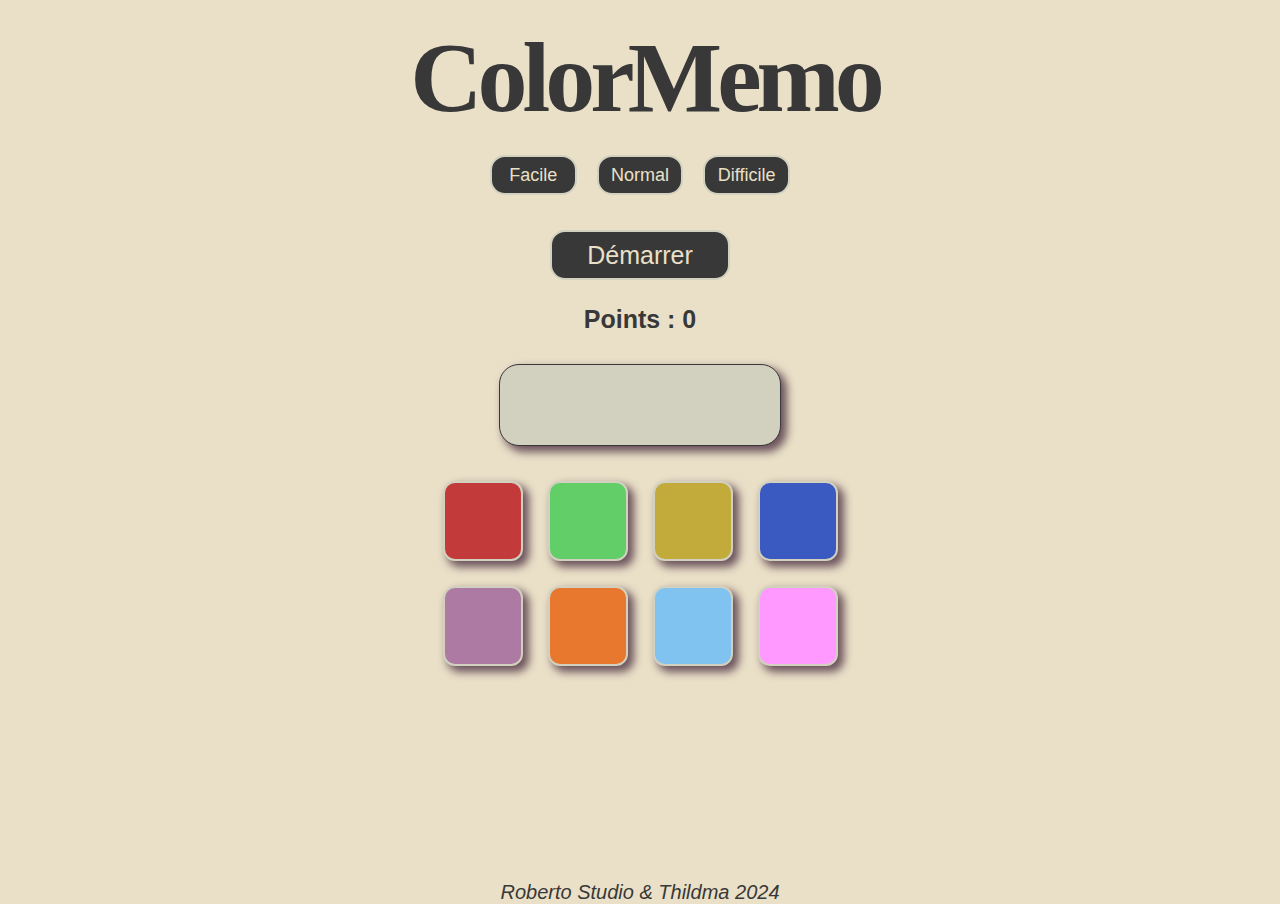
<file: src/projects/color-simon/index.html>
<!DOCTYPE html>
<html lang="fr">
  <head>
    <meta charset="UTF-8" />
    <meta name="viewport" content="width=device-width, initial-scale=1.0" />
    <script type="text/javascript" src="script.js" defer></script>
    <link rel="stylesheet" href="style.css" />
    <title>ColorMemo</title>
  </head>
  <body>
    <h1>
      <div id="color-memo">
        <span class="letter">C</span>
        <span class="letter">o</span>
        <span class="letter">l</span>
        <span class="letter">o</span>
        <span class="letter">r</span>
        <span class="letter">M</span>
        <span class="letter">e</span>
        <span class="letter">m</span>
        <span class="letter">o</span>
      </div>
    </h1>
    <div id="controls">
        <div id="difficulty">
          <button class="difficulty" onClick="modeEasy()">Facile</button>
          <button class="difficulty" onClick="modeNormal()">Normal</button>
          <button class="difficulty" onClick="modeHardOrDisplayAll()">Difficile</button>
        </div>
        <button id="startGameButton" onclick="startGame()">Démarrer</button>
      <div id="points">Points : 0</div>
    </div>
    <div id="display">
      <div id="colorList"></div>
      <div id="userColorList">
        <button
          class="button red"
          onclick="nextUserColorPicker('#c23a3a')"
        ></button>
        <button
          class="button green"
          onclick="nextUserColorPicker('#3ac243')"
        ></button>
        <button
          class="button yellow"
          onclick="nextUserColorPicker('#c2ab3a')"
        ></button>
        <button
          class="button blue"
          onclick="nextUserColorPicker('#3a5ac2')"
        ></button>
        <button
          class="button purple"
          onclick="nextUserColorPicker('#AC7AA2')"
        ></button>
        <button
          class="button orange"
          onclick="nextUserColorPicker('#E7782D')"
        ></button>
        <button
          class="button cyan"
          onclick="nextUserColorPicker('#81c3f0')"
        ></button>
        <button
          class="button magenta"
          onclick="nextUserColorPicker('#ffb2ff')"
        ></button>
      </div>
    </div>
    <div id="displayMessage"></div>
    <div id="displayMemo"></div>



    <div class="credits">Roberto Studio & Thildma 2024</div>
  </body>
</html>
</file>
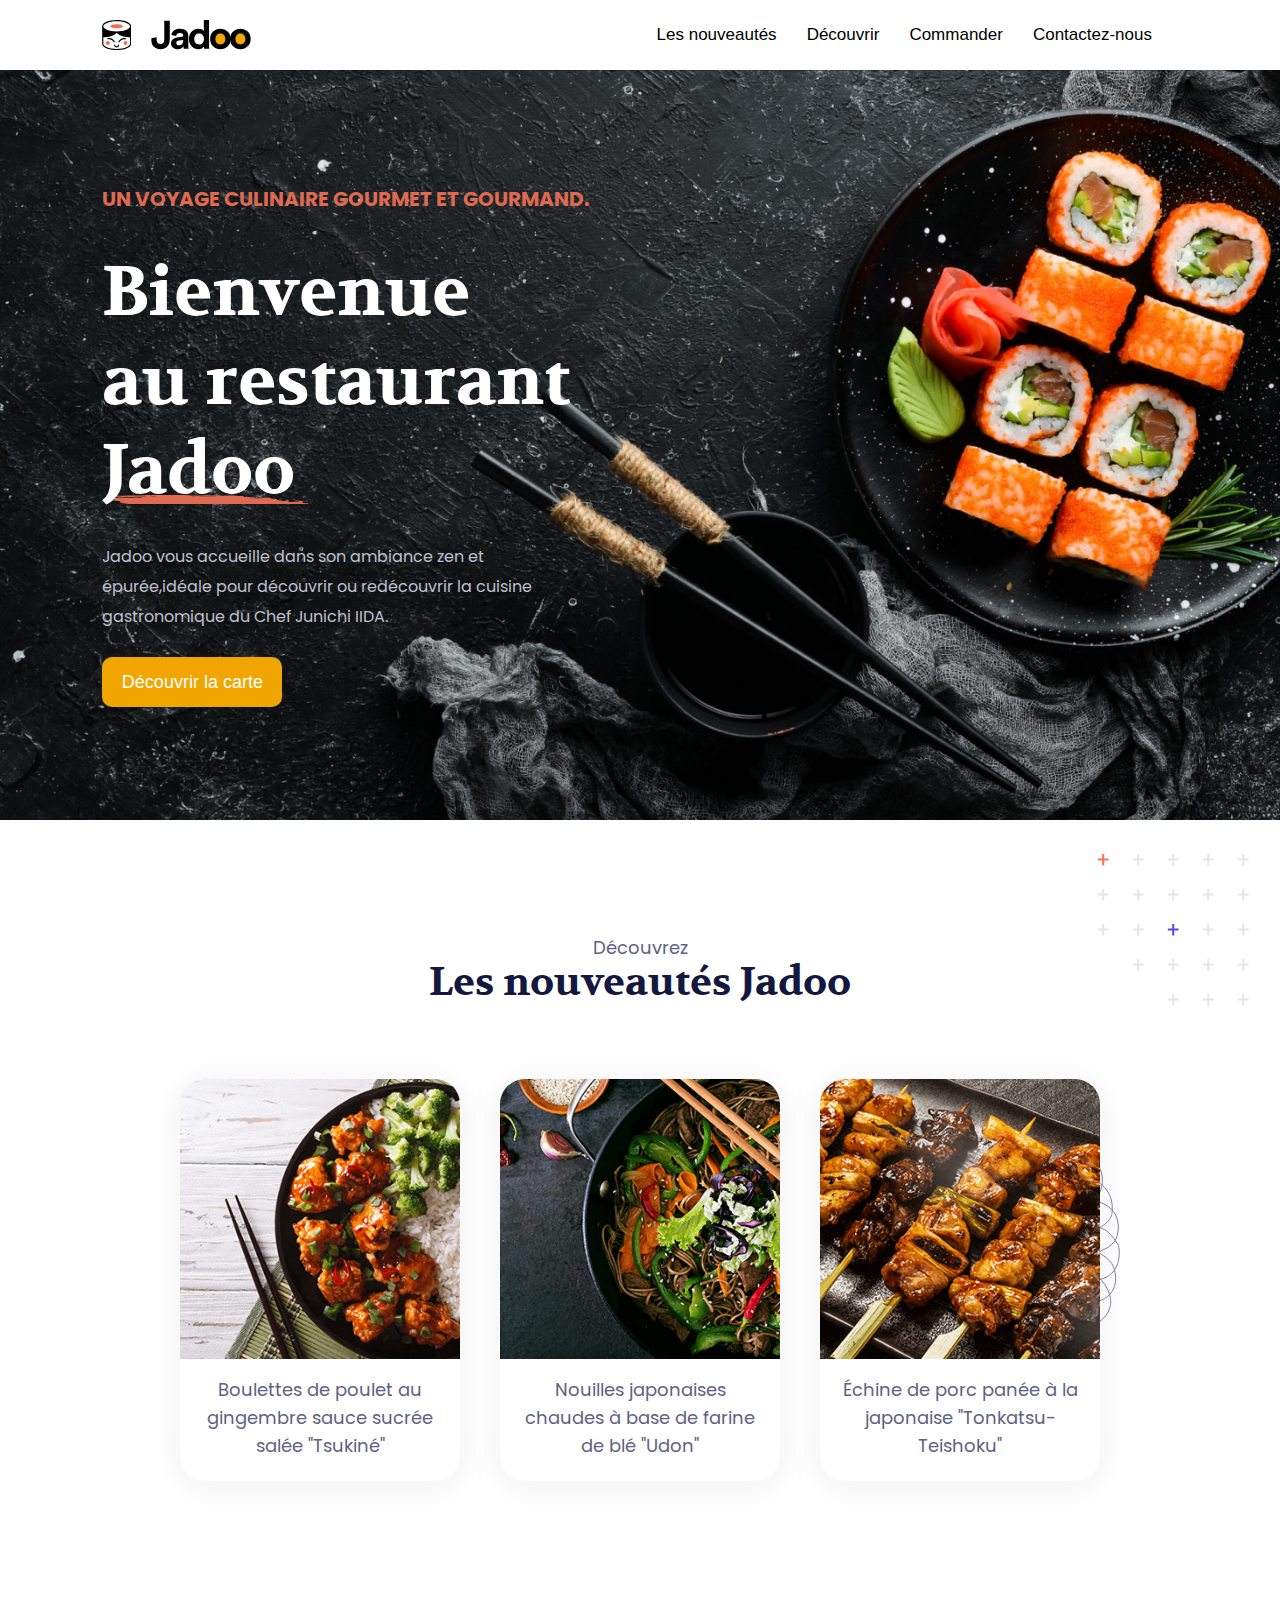
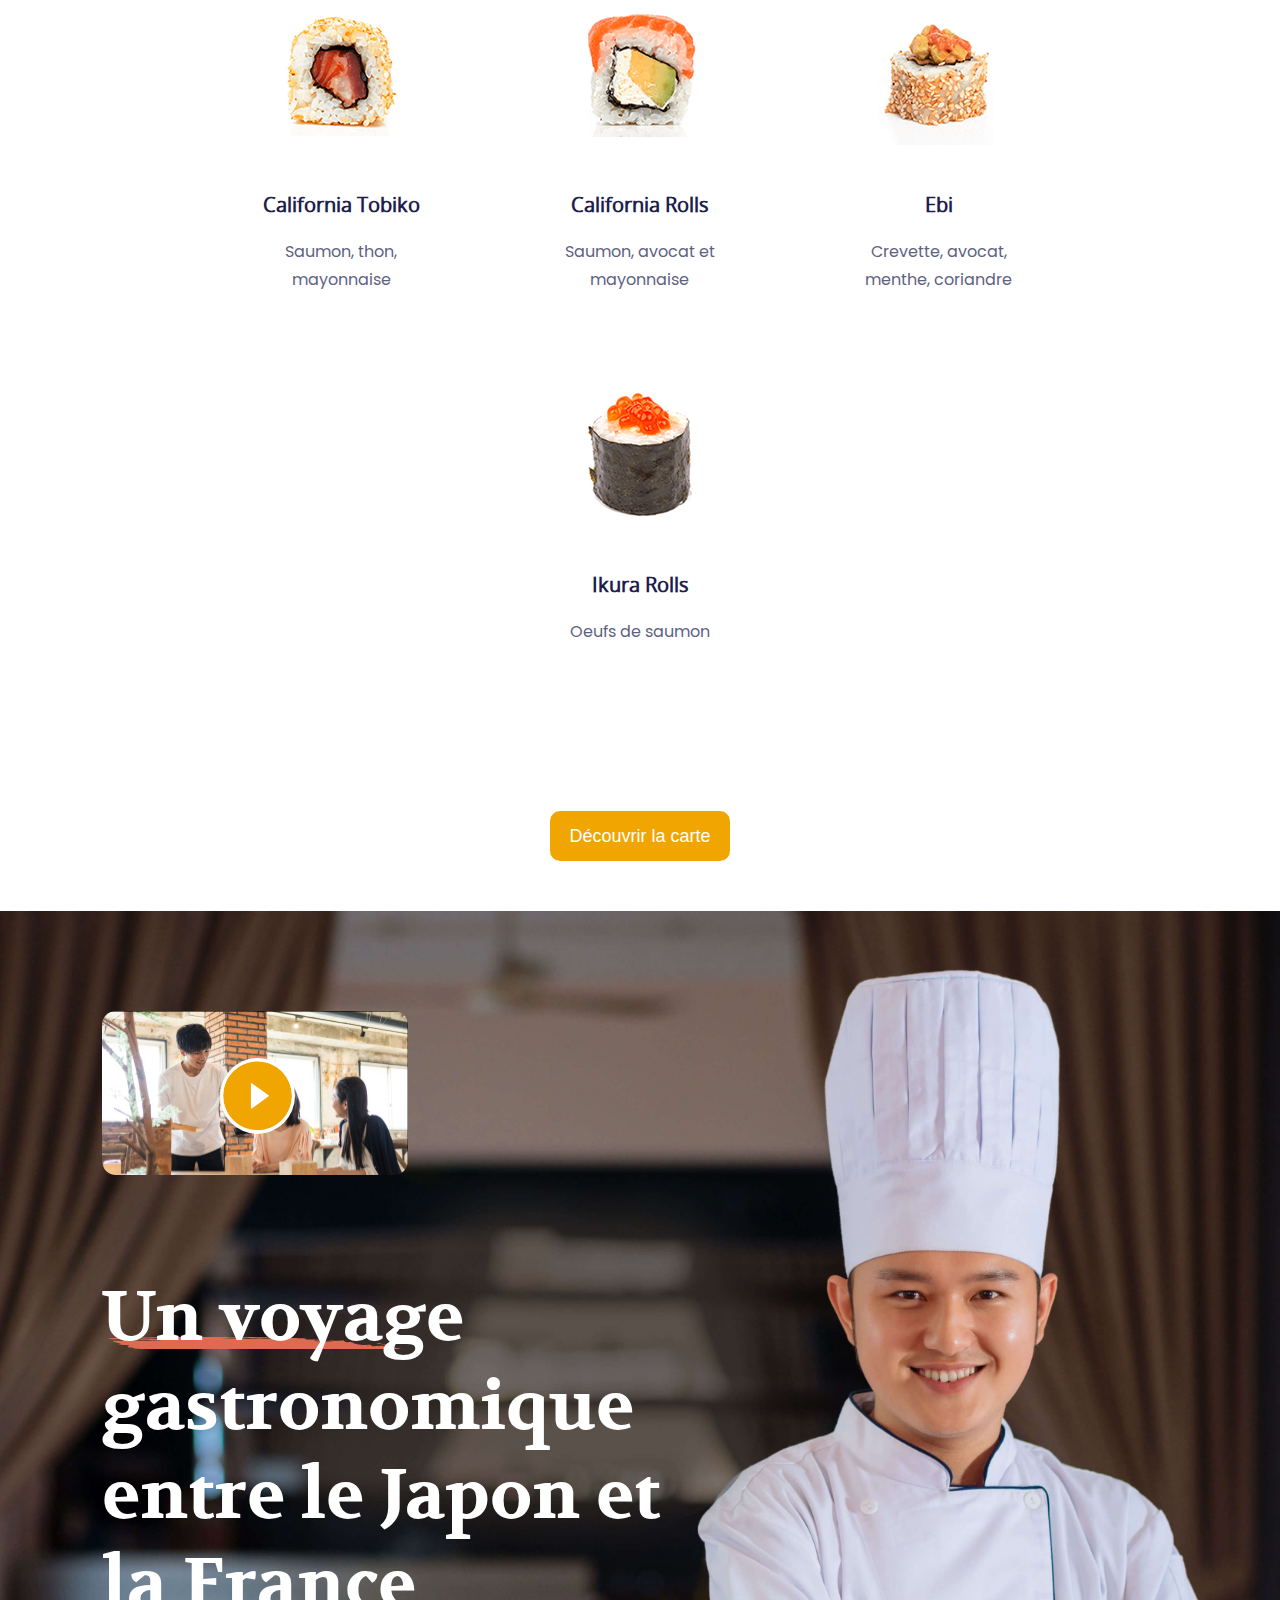
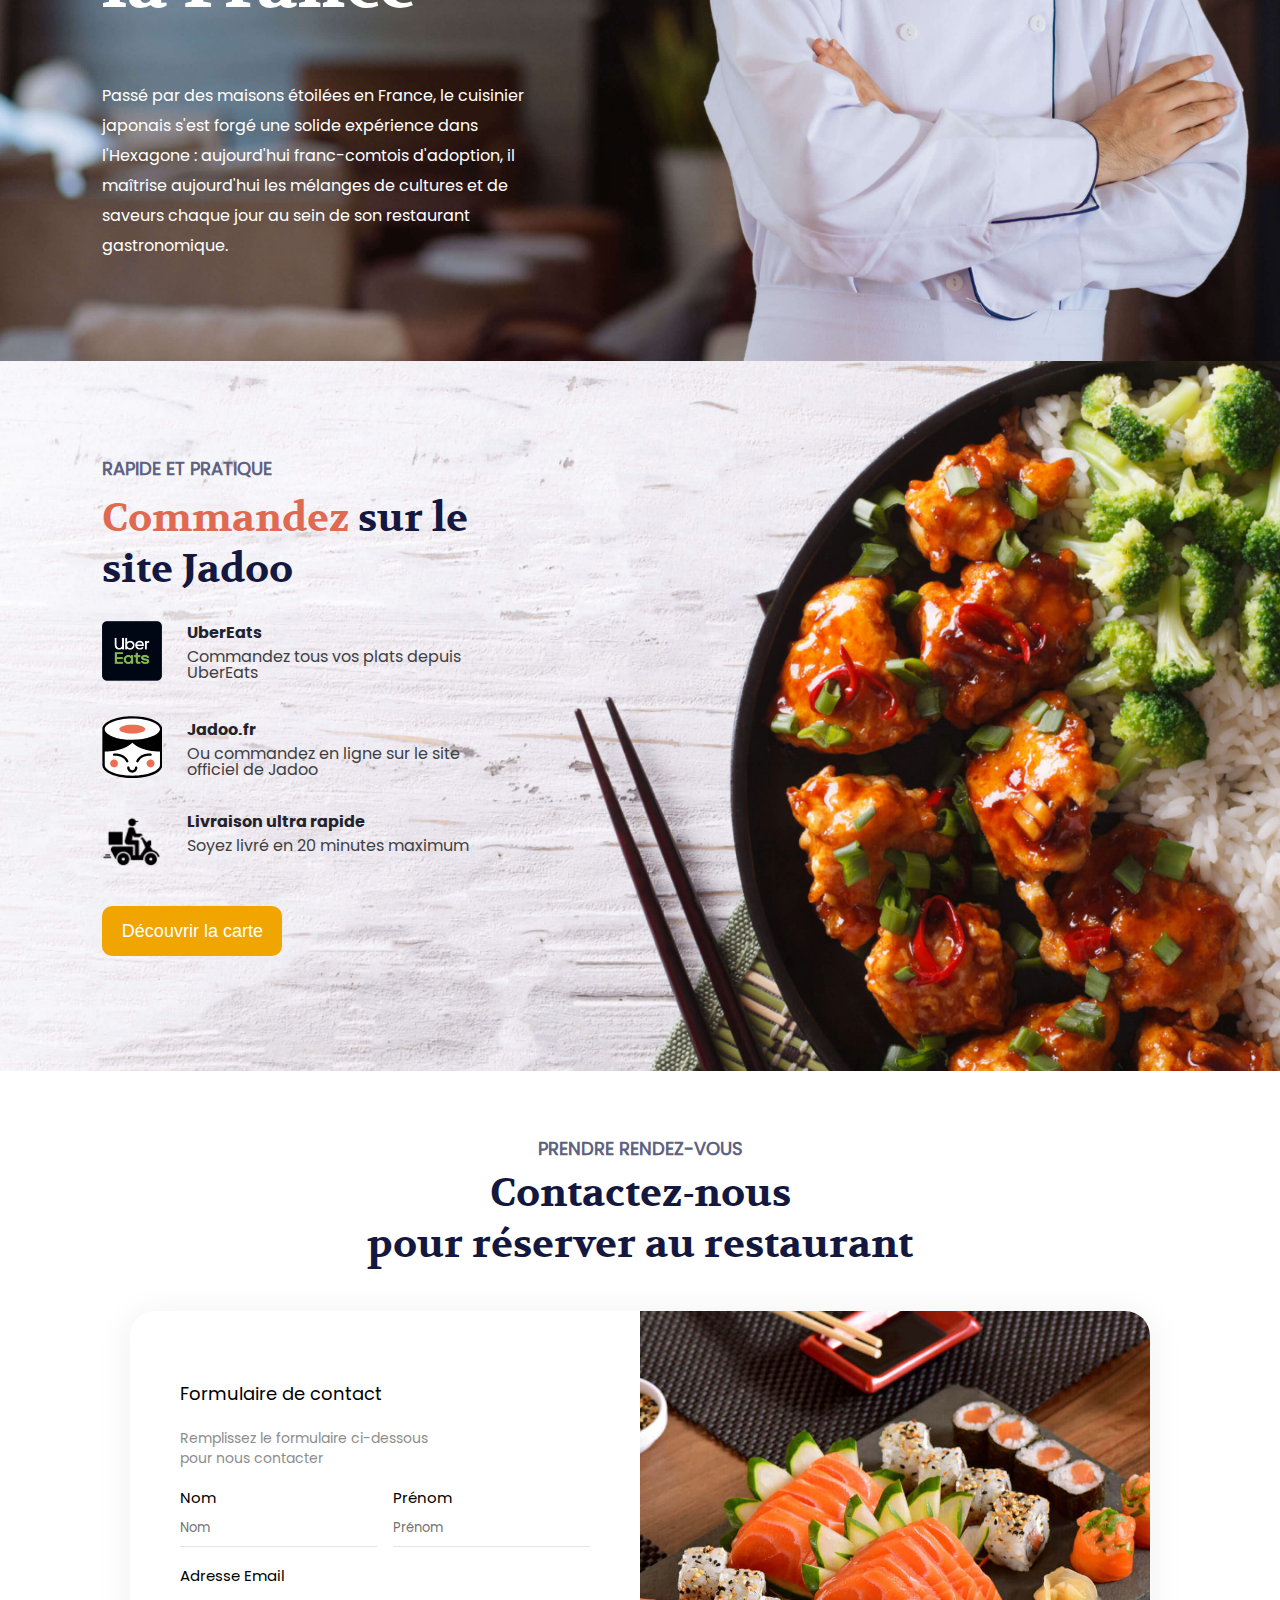
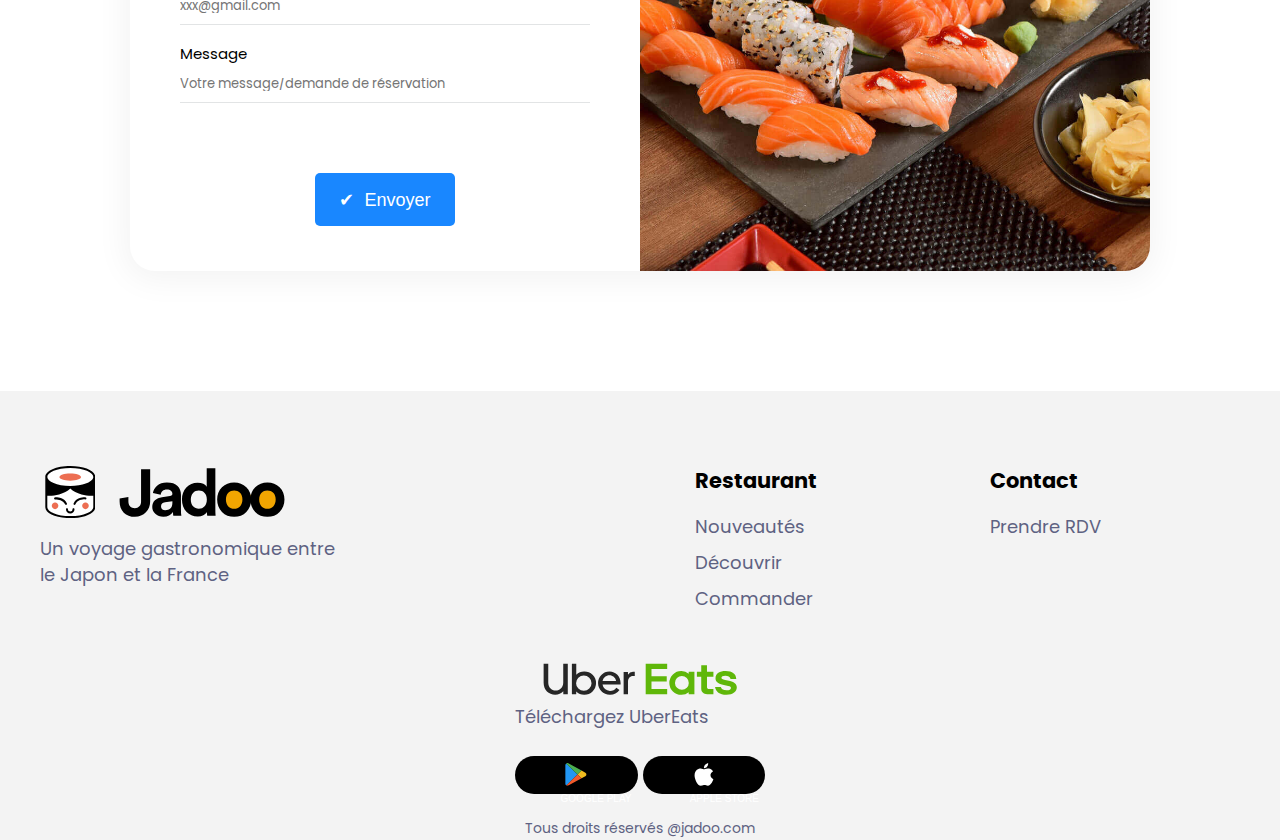
<file: src/projects/jadoo/index.html>
<!DOCTYPE html>
<html lang="fr">

<head>
    <meta charset="UTF-8">
    <meta name="viewport" content="width=device-width, initial-scale=1.0">
    <link href="css/style.css" rel="stylesheet" />
    <link href="css/fonts.css" rel="stylesheet" />
    <title>Restaurant Jadoo</title>
</head>
<body>
    <header>
        <div id="haut_header">
            <div id="logo">
                <img class="logoJadoo animationRotate" alt="Logo du site Jadoo" src="img/logo_jadoo_1.svg">
                <img class="logoJadoo2" alt="Logo du site Jadoo" src="img/logo_jadoo_2.svg">
            </div>
            <nav class="menu_principal">
                <ul>
                    <li class="bouton_menu"><a href="#section2">Les nouveautés</a></li>
                    <li class="bouton_menu"><a href="#ancre-decouvrir">Découvrir</a></li>
                    <li class="bouton_menu"><a href="#ancre-commande">Commander</a></li>
                    <li class="bouton_menu"><a href="#ancre-formulaire">Contactez-nous</a></li>                    
                </ul>
                <img id="icone_menu_burger" src="img/burger_icon.svg" alt="Icone Menu" onClick="menu()">            
            </nav>
            
        </div>
        <nav id="menu_mobile">            
            <ul>
                <a href="#section2" onClick="menu()"><li class="bouton_menu_mobile">Les nouveautés</li></a>
                <a href="#ancre-decouvrir" onClick="menu()"><li class="bouton_menu_mobile">Découvrir</li></a>
                <a href="#ancre-commande" onClick="menu()"><li class="bouton_menu_mobile">Commander</li></a>
                <a href="#ancre-formulaire" onClick="menu()"><li class="bouton_menu_mobile">Contactez-nous</li></a>                    
            </ul> 
        </nav>
    </header>
    <section id="section1">
        <article>
            <h3 class="texte_orange texte_poppins_bold uppercase">Un voyage culinaire gourmet et gourmand.</h2>
                <h1 class="texte_blanc texte_volkhov_bold">Bienvenue<br> au restaurant<br>Jadoo</h1>
                <h5 class="texte_gris_1 texte_poppins_regular">Jadoo vous accueille dans son ambiance zen et épurée,idéale pour découvrir ou redécouvrir la cuisine gastronomique du Chef Junichi IIDA.</h5>
                <button class="yellowButton">Découvrir la carte</button>
        </article>
    </section>
    <section id="section2">
        <div id="conteneur_titres">
            <h4 class="texte_gris_4 texte_poppins_regular">Découvrez</h4>
            <h2 class="texte_violet texte_volkhov_bold">Les nouveautés Jadoo</h2>
        </div>
        <div id="carte-ligne-1">
            <article class="carte">
                <figure class="nouveautes_plat">
                    <img class="nouveautes_img" src="img/plat_1.png" alt="Boulettes de poulet">
                    <figcaption class="texte_gris_4 texte_poppins_regular">Boulettes de poulet au gingembre sauce sucrée salée "Tsukiné"</figcaption>
                </figure>
            </article>
            <article class="carte">
                <figure class="nouveautes_plat">
                    <img class="nouveautes_img" src="img/plat_2.png" alt="Nouilles japonaises">
                    <figcaption class="texte_gris_4 texte_poppins_regular">Nouilles japonaises chaudes à base de farine de blé "Udon"</figcaption>
                </figure>
            </article>
            <article class="carte">
                <figure class="nouveautes_plat">
                    <img class="nouveautes_img" src="img/plat_3.png" alt="Échine de porc">
                    <figcaption class="texte_gris_4 texte_poppins_regular">Échine de porc panée à la japonaise "Tonkatsu-Teishoku"</figcaption>
                </figure>
            </article>
        </div>
        <div id="carte-ligne-2">
            <article class="carte">
                <figure class="nouveautes_maki">
                    <img class="nouveautes_img" src="img/maki_1.png" alt="California Tobiko">
                    <figcaption>
                        <p class="titre_maki texte_bleu texte_opensans_regular">California Tobiko</p>
                        <p class="description_maki texte_gris_4 texte_poppins_regular">Saumon, thon, mayonnaise</p>
                    </figcaption>
                </figure>
            </article>
            <article class="carte">
                <figure class="nouveautes_maki">
                    <img class="nouveautes_img" src="img/maki_2.png" alt="California Rolls">
                    <figcaption>
                        <p class="titre_maki texte_bleu texte_opensans_regular">California Rolls</p>
                        <p class="description_maki texte_gris_4 texte_poppins_regular">Saumon, avocat et mayonnaise</p>
                    </figcaption>
                </figure>
            </article>
            <article class="carte">
                <figure class="nouveautes_maki">
                    <img class="nouveautes_img" src="img/maki_3.png" alt="Ebi">
                    <figcaption>
                        <p class="titre_maki texte_bleu texte_opensans_regular">Ebi</p>
                        <p class="description_maki texte_gris_4 texte_poppins_regular">Crevette, avocat, menthe, coriandre</p>
                    </figcaption>
                </figure>
            </article>
            <article class="carte">
                <figure class="nouveautes_maki">
                    <img class="nouveautes_img" src="img/maki_4.png" alt="Ikura Rolls">
                    <figcaption>
                        <p class="titre_maki texte_bleu texte_opensans_regular">Ikura Rolls</p>
                        <p class="description_maki texte_gris_4 texte_poppins_regular">Oeufs de saumon<br><br></p>
                    </figcaption>
                </figure>
            </article>
        </div>
        <button class="yellowButton">Découvrir la carte</button>
    </section>
    <section id="section3">
        <article>
            <div id="conteneur_video">
                <img id="bouton_lecture" alt="Lire la vidéo" src="img/button_play.svg">
            </div>
            <h1 id="ancre-decouvrir" class="texte_blanc texte_volkhov_bold">Un voyage gastronomique entre le Japon et la France</h1>
            <h5 class="texte_blanc texte_poppins_regular">Passé par des maisons étoilées en France, le cuisinier japonais s'est forgé une solide expérience dans l'Hexagone : aujourd'hui franc-comtois d'adoption, il maîtrise aujourd'hui les mélanges de cultures et de saveurs chaque jour au sein de son restaurant gastronomique.</h5>
        </article>
        <div id="double_illustration">
        <img class="illustrations_section3" src="img/wrapper_illustration_1.jpg" alt="Repas">
        <img class="illustrations_section3" src="img/wrapper_illustration_2.jpg" alt="Salle du restaurant">
        </div>
    </section>
    <section id="section4">
        <h4 id="ancre-commande" class="texte_gris_4 texte_poppins_regular uppercase">Rapide et pratique</h4>
        <h2 class="texte_violet texte_volkhov_bold"><span class="texte_orange">Commandez</span> sur le site Jadoo</h2>
        <div id="conteneur-type-commandes">
            <article class="type-commandes">
                <figure class="illustrations_commandes">
                    <a href="#">
                        <img class="commandes_img image60px animationRotate" src="img/logo_uberEats.png" alt="Uber Eats">
                        <figcaption>
                            <p class="titre_commandes texte_poppins_bold texte_sombre">UberEats</p>
                            <p class="texte-livraison texte_poppins_regular texte_gris_3">Commandez tous vos plats depuis UberEats</p>
                        </figcaption>
                    </a>
                </figure>
            </article>
            <article class="type-commandes">
                <figure class="illustrations_commandes">
                    <a href="#">
                        <img class="commandes_img image60px animationRotate" src="img/logo_jadoo_1.svg" alt="Jadoo">
                        <figcaption>
                            <p class="titre_commandes texte_poppins_bold texte_sombre">Jadoo.fr</p>
                            <p class="texte-livraison texte_poppins_regular texte_gris_3">Ou commandez en ligne sur le site officiel de Jadoo</p>
                        </figcaption>
                    </a>
                </figure>
            </article>
            <article class="type-commandes">
                <figure class="illustrations_commandes">
                    <img class="commandes_img image60px animationScooter" src="img/logo_transport.png" alt="Livraison">
                    <figcaption>
                        <p class="titre_commandes texte_poppins_bold texte_sombre">Livraison ultra rapide</p>
                        <p class="texte-livraison texte_poppins_regular texte_gris_3">Soyez livré en 20 minutes maximum
                        </p>
                    </figcaption>
                </figure>
            </article>
        </div>
        <button class="yellowButton">Découvrir la carte</button>
    </section>
    <section id="section5">
        <h4 id="ancre-formulaire" class="texte_gris_4 texte_poppins_regular uppercase">Prendre rendez-vous</h4>
        <h2 class="texte_violet texte_volkhov_bold">Contactez-nous<br> pour réserver au restaurant</h2>
        <div id="container_formulaire">
            <div id="formulaire_gauche">
                <h4 class="texte_poppins_regular">Formulaire de contact</h4>
                <h5 class="texte_poppins_regular texte_gris_2">Remplissez le formulaire ci-dessous<br> pour nous contacter</h5>
                <form>
                    <div id="champ_formulaire_double">
                        <div id="champ_formulaire_double_gauche">
                            <label for="nom" class="texte_poppins_regular">Nom</label><br>
                            <input type="text" id="name" name="nom" type="text" placeholder="Nom" class="texte_gris_5" required>
                        </div>
                        <div id="champ_formulaire_double_droite">
                            <label for="prenom" class="texte_poppins_regular">Prénom</label><br>
                            <input type="text" id="prenom" name="prenom" type="text" placeholder="Prénom" class="texte_gris_5" required>
                        </div>
                    </div>
                    <div class="champ_formulaire">
                        <label for="email" class="texte_poppins_regular">Adresse Email</label><br>
                        <input id="email" name="email" type="email" placeholder="xxx@gmail.com" class="texte_gris_5" required>
                    </div>
                    <div class="champ_formulaire">
                        <label for="zonedetexte" class="texte_poppins_regular">Message</label><br>
                        <input type="text" id="message_formulaire_contact" placeholder="Votre message/demande de réservation" class="texte_gris_5" required>
                    </div>
                    <div class="champ_formulaire">
                        <input id="bouton-formulaire" type="submit" value="✔  Envoyer" />
                    </div>
                </form>
            </div>
            <div id="formulaire_droite">
            </div>
        </div>
    </section>
    <footer>
        <div id="conteneur_footer">
            <article id="footer1">
                <img class="animationRotate image50px" alt="Logo du site Jadoo" src="img/logo_jadoo_1.svg">
                <img class="logoJadoo2" height="50px" alt="Logo du site Jadoo" src="img/logo_jadoo_2.svg">
                <p class="texte_poppins_regular texte_gris_4">Un voyage gastronomique entre le Japon et la France</p>
            </article>
            <article id="footer2">
                <div class="footer2_gauche">
                    <h4 class="texte_poppins_bold">Restaurant</h4>
                    <ul class="texte_poppins_regular texte_gris_4">
                        <li><a href="#">Nouveautés</a></li>
                        <li><a href="#">Découvrir</a></li>
                        <li><a href="#">Commander</a></li>
                    </ul>
                </div>
                <div class="footer2_droite">
                    <h4 class="texte_poppins_bold">Contact</h4>
                    <ul class="texte_poppins_regular texte_gris_4">
                        <li><a href="#">Prendre RDV</a></li>
                    </ul>
                </div>
            </article>
            <article id="footer3">
                <img height="32px" src="img/logo_uberEats_2.svg" alt="Logo UberEats">
                <h3 class="texte_poppins_regular texte_gris_4">Téléchargez UberEats</h3>
                <div id="buttonsFooter">
                    <button>
                        <img class="bouton_applications"src="img/logo_google_play.svg" alt="Google Play Store">
                        <span>GOOGLE PLAY</span>
                    </button>
                    <button>
                        <img class="bouton_applications" src="img/logo_apple.svg" alt="Apple Store">
                        <span>APPLE STORE</span>
                    </button>
                </div>
            </article>
        </div>
        <p class="texte_poppins_regular texte_copyright texte_gris_4">Tous droits réservés @jadoo.com</p>
    </footer>
    <script src="script.js"></script>
</body>
</html>
</file>
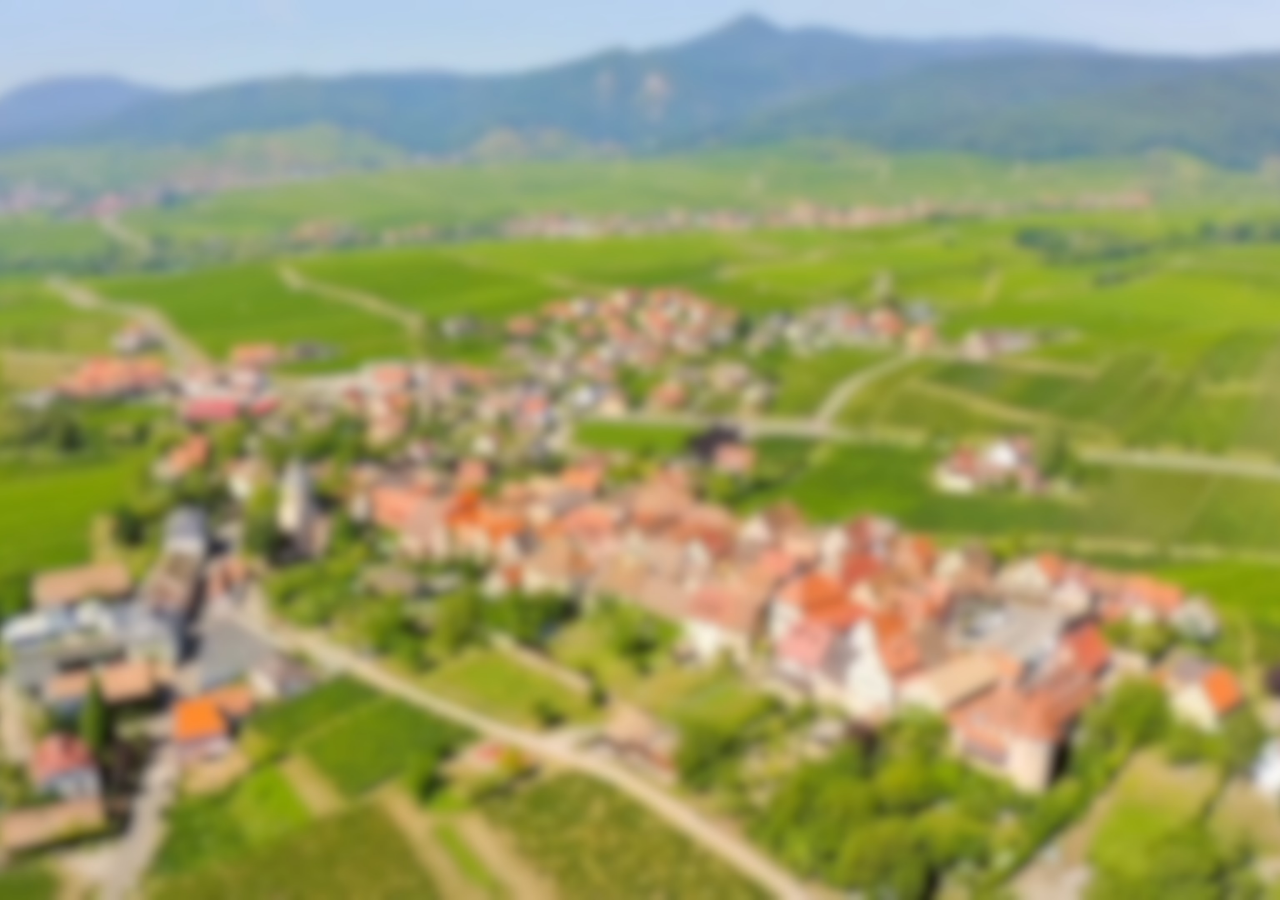
<file: src/projects/projet-voyage/prebody.html>
<!DOCTYPE html>
<html lang="fr">

<head>
    <meta charset="UTF-8" />
    <meta name="viewport" content="width=device-width, initial-scale=1.0" />
    <script type="text/javascript" src="script.js" defer></script>
    <link rel="stylesheet" href="style.css" />
    <link rel="preconnect" href="https://fonts.googleapis.com">
    <link rel="preconnect" href="https://fonts.gstatic.com" crossorigin>
    <link href="https://fonts.googleapis.com/css2?family=Briem+Hand:wght@100..900&display=swap" rel="stylesheet">
    <link
        href="https://fonts.googleapis.com/css2?family=Julius+Sans+One&family=Lato:ital,wght@0,100;0,300;0,400;0,700;0,900;1,100;1,300;1,400;1,700;1,900&family=Montserrat:ital,wght@0,100..900;1,100..900&family=Pacifico&family=Poppins:ital,wght@0,100;0,200;0,300;0,400;0,500;0,600;0,700;0,800;0,900;1,100;1,200;1,300;1,400;1,500;1,600;1,700;1,800;1,900&family=Questrial&family=Roboto:ital,wght@0,100;0,300;0,400;0,500;0,700;0,900;1,100;1,300;1,400;1,500;1,700;1,900&display=swap"
        rel="stylesheet">
    <title>Bleu Blanc Bouge</title>
</head>

<body class="preload">
</file>
<file: src/projects/color-simon/style.css>
:root {
  --Background: #eae0c8;
  --AccentColor: #d2d1bf;
  --TxtColor: #383838;
  --red: #c23a3a;
  --green: #61ce68;
  --yellow: #c2ab3a;
  --blue: #3a5ac2;
  --purple: #ac7aa2;
  --orange: #e7782d;
  --cyan: #81c3f0;
  --magenta: #ff99ff;
}

body {
  background: var(--Background);
  margin: 0;
  padding: 0;
  box-sizing: border-box;
}

h1 {
  text-align: center;
  font-size: 6.25em;
  margin: 20px auto;
  color: var(--TxtColor);
}

@media only screen and (max-width: 480px) {
  body {
    font-size: 13.31vh;
  }
}

#controls {
  width: 300px;
  height: auto;
  margin: auto;
}

#difficulty {
  display: flex;
  justify-content: space-between;
  gap: 20px;
}

#difficulty button {
  height: 40px;
  width: 100%;
  border-radius: 15px;
  border: solid var(--AccentColor) 2px;
  background: var(--TxtColor);
  color: var(--Background);
  font-size: 18px;
}

#startGameButton {
  width: 60%;
  height: 50px;
  border-radius: 15px;
  border: solid var(--AccentColor) 2px;
  background: var(--TxtColor);
  color: var(--Background);
  display: block;
  margin: auto;
  font-size: 25px;
  margin-top: 35px;
}

#points {
  text-align: center;
  margin-top: 25px;
  font-size: 25px;
  color: var(--TxtColor);
  font-weight: 700;
  font-family: Arial, Helvetica, sans-serif;
}

#display {
  width: 400px;
  margin: 30px auto;
}

#colorList {
  width: 70%;
  height: 80px;
  border: solid var(--TxtColor) 1px;
  margin: auto;
  border-radius: 20px;
  background: var(--AccentColor);
  -webkit-box-shadow: 5px 5px 9px 1px rgba(36, 3, 31, 0.64);
  box-shadow: 5px 5px 9px 1px rgba(36, 3, 31, 0.64);
}

#userColorList {
  width: 100%;
  margin: auto;
  display: flex;
  justify-content: center;
  flex-wrap: wrap;
  gap: 25px;
  margin-top: 35px;
  height: 150px;
}

.button {
  width: 80px;
  height: 80px;
  border: solid var(--AccentColor) 2px;
  border-radius: 12px;
  -webkit-box-shadow: 5px 5px 9px 1px rgba(36, 3, 31, 0.64);
  box-shadow: 5px 5px 9px 1px rgba(36, 3, 31, 0.64);
}

.red,
.m-c23a3a {
  background: var(--red);
}

.green,
.m-3ac243 {
  background: var(--green);
}

.yellow,
.m-c2ab3a {
  background: var(--yellow);
}

.blue,
.m-3a5ac2 {
  background: var(--blue);
}

.purple,
.m-AC7AA2 {
  background: var(--purple);
}

.orange,
.m-E7782D {
  background: var(--orange);
}

.cyan,
.m-81c3f0 {
  background: var(--cyan);
}

.magenta,
.m-ffb2ff {
  background: var(--magenta);
}

p {
  text-align: center;
  font-size: 32px;
}

button {
  cursor: pointer;
}

button:hover {
  scale: 1.1;
  transition: 0.2s;
}

.button:active {
  transform: scale(3);
  opacity: 0.75;
}

#displayMessage {
  width: 300px;
  height: 50px;
  margin: 50px auto;
  font-size: 25px;
  text-align: center;
  line-height: 37px;
  color: var(--TxtColor);
  font-family: Arial, Helvetica, sans-serif;
  font-weight: 500;
}

#displayMemo {
  width: 400px;
  min-height: 100px;
  margin: auto;
  display: flex;
  gap: 4px;
}

.memo {
  width: 40px;
  height: 40px;
  border: solid var(--AccentColor) 1px;
  border-radius: 12px;
  border: solid white 1px;
}

.credits {
  font-family: Arial, Helvetica, sans-serif;
  font-weight: 400;
  font-style: italic;
  text-align: center;
  margin: auto;
  font-size: 20px;
  color: var(--TxtColor);
}

/*Animation titre*/

@keyframes colorChange {
  0%,
  100% {
    color: var(--red);
    font-size: 120%;
    letter-spacing: -15px;
  }

  12.5%,
  25% {
    color: var(--yellow);
  }

  25%,
  37.5% {
    color: var(--green);
  }

  37.5%,
  50% {
    color: var(--blue);
  }

  50%,
  62.5% {
    color: var(--purple);
  }

  62.5%,
  75% {
    color: var(--orange);
  }

  75%,
  87.5% {
    color: var(--cyan);
  }

  87.5%,
  100% {
    color: var(--magenta);
  }
}

.letter {
  animation: colorChange 2.5s;
  animation-delay: calc(0.25s * var(--i));
  animation-timing-function: steps(1);
  line-height: 0px;
}

#color-memo {
  --i: 0;
  letter-spacing: -15px;
  /* tips de Design UI: ça fait chic un letter-spacing négatif sur les titres*/
}

#color-memo .letter:nth-child(2) {
  --i: 1;
}

#color-memo .letter:nth-child(3) {
  --i: 2;
}

#color-memo .letter:nth-child(4) {
  --i: 3;
}

#color-memo .letter:nth-child(5) {
  --i: 4;
}

#color-memo .letter:nth-child(6) {
  --i: 5;
}

#color-memo .letter:nth-child(7) {
  --i: 6;
}

#color-memo .letter:nth-child(8) {
  --i: 7;
}

#color-memo .letter:nth-child(9) {
  --i: 8;
}
</file>
<file: src/projects/jadoo/css/fonts.css>
@font-face {
  font-family: 'poppins-bold';
  src: url('../fonts/poppins-bold.woff2') format('woff2'), url('../fonts/poppins-bold.woff') format('woff');
  font-weight: normal;
  font-style: normal;
}

@font-face {
  font-family: 'poppins-italic';
  src: url('../fonts/poppins-italic.woff2') format('woff2'), url('../fonts/poppins-italic.woff') format('woff');
  font-weight: normal;
  font-style: normal;
}

@font-face {
  font-family: 'poppins-regular';
  src: url('../fonts/poppins-regular.woff2') format('woff2'), url('../fonts/poppins-regular.woff') format('woff');
  font-weight: normal;
  font-style: normal;
}

@font-face {
  font-family: 'volkhov-bold';
  src: url('../fonts/volkhov-bold.woff2') format('woff2'), url('../fonts/volkhov-bold.woff') format('woff');
  font-weight: normal;
  font-style: normal;
}

@font-face {
  font-family: 'volkhov-italic';
  src: url('../fonts/volkhov-italic.woff2') format('woff2'), url('../fonts/volkhov-italic.woff') format('woff');
  font-weight: normal;
  font-style: normal;
}

@font-face {
  font-family: 'volkhov-regular';
  src: url('../fonts/volkhov-regular.woff2') format('woff2'), url('../fonts/volkhov-regular.woff') format('woff');
  font-weight: normal;
  font-style: normal;
}
@font-face {
  font-family: 'open-sans-regular';
  src: url('../fonts/OpenSans-Regular.woff2') format('woff2'), url('../fonts/OpenSans-Regular.woff') format('woff');
  font-weight: normal;
  font-style: normal;
}
@font-face {
  font-family: 'open-sans-bold';
  src: url('../fonts/OpenSans-Bold.woff2') format('woff2'), url('../fonts/OpenSans-Bold.woff') format('woff');
  font-weight: normal;
  font-style: normal;
}
</file>
<file: src/projects/jadoo/css/style.css>
/*RESET*/
/*******/

*,
*::before,
*::after {
    box-sizing: border-box;
}

* {
    margin: 0;
    padding: 0;
    font: inherit;

}

#ancre-decouvrir,
#ancre-commande,
#ancre-formulaire {
    scroll-margin-top: 100px;

}

body {
    min-height: 100vh;
    min-width: 480px;
    overflow-x: hidden;
}

img,
picture,
svg,
video {
    max-width: 100%;
}

/********/
/********/

/*GLOBAL*/
/********/
.yellowButton {
    background-color: #f1a501;
    color: white;
    width: 180px;
    height: 50px;
    border: none;
    border-radius: 10px;
    margin-top: 25px;
    font-size: 18px;
    font-weight: 400;
    cursor: pointer;
    font-family: Arial, Helvetica, sans-serif;
}

section {
    position: relative;
}

.uppercase {
    text-transform: uppercase;
}

/********/
/********/

/*IMG GENERAL*/
/*************/
.image50px {
    width: 50px;
}

.image60px {
    width: 60px;
}

/********/
/********/

/*LIENS ET LISTES*/
/*****************/

li {
    list-style: none;
}

a {
    text-decoration: none;
}

a:hover {
    text-decoration: underline;
}

/********/
/********/


/* COULEURS */
/************/
.texte_orange {
    color: #DF6951;
}

.texte_gris_1 {
    color: #BFC0CD;
}

.texte_gris_2 {
    color: #8d8d8d;
}

.texte_gris_3 {
    color: #3E3F43;
}

.texte_gris_4 {
    color: #5E6282;
}

.texte_gris_5 {
    color: #989898;
}

.texte_bleu {
    color: #1E1D4C;
}

.texte_sombre {
    color: #22232C;
}

.texte_violet {
    color: #14183E;
}

.texte_noir {
    color: #000;
}

.texte_blanc {
    color: white;
}

.texte_vert {
    color: green;
}

/********/
/********/

/*POLICES*/
/*********/
.texte_poppins_regular {
    font-family: 'poppins-regular';
}

.texte_poppins_bold {
    font-family: 'poppins-bold';
}

.texte_volkhov_bold {
    font-family: 'volkhov-bold';
}

.texte_opensans_regular {
    font-family: "open-sans-regular";
}


/********/
/********/


/*TITRES*/
/********/
h1 {
    font-size: 84px;
}

h2 {
    font-size: 50px;
}

h3 {
    font-size: 20px;
}

h5 {
    font-size: 16px;
}

/********/
/********/


/*HEADER*/
/********/
header {
    position: sticky;
    top: 0;
    left: 0;
    z-index: 2;
}

#haut_header {
    height: 70px;
    background-color: white;
    display: flex;
    justify-content: space-between;
    align-items: center;
}

#logo {
    margin-left: 8%;
    display: inline-flex;
    gap: 20px;
}

#logo img {
    height: 30px;
}

nav {
    margin-right: 10%;
    align-items: center;
    align-items: center;
}

#menu_mobile {
    display: none;
    background: white;
    width: 100%;
}


#icone_menu_burger {
    display: none;
}


header ul {
    display: inline-flex;
    gap: 30px;
    font-family: 'Arial';
    font-size: 17px;
    font-weight: 500;
}

nav a {
    color: black;
}

nav ul {
    font-family: 'Arial';
}

/********/
/********/

/*SECTIONS*/
/**********/

/*SECTION 1*/
/***********/
#section1 {
    background-image: url("../img/illustration_principale.jpg");
    background-size: cover;
    height: 800px;
}

#section1 h1 {
    background-image: url("../img/souligne_rose.svg");
    background-size: 350px;
    background-repeat: no-repeat;
    background-position: 0% 95%;
    margin-top: 40px;
}

#section1 article {
    width: 80%;
    padding-top: 120px;
    padding-left: 8%;
}

#section1 h5 {
    width: 470px;
    margin-top: 25px;
    line-height: 30px;
    font-weight: 500;
}

/********/
/********/

/*SECTION 2*/
/***********/
#section2 {
    background-image: url("../img/decor_1.svg");
    background-repeat: no-repeat;
    background-position: top 25px right 30px;
    display: flex;
    flex-direction: column;
    text-align: center;
}

#conteneur_titres {
    width: 600px;
    margin: auto;
    margin-top: 120px;
}

#section2 h4 {
    font-size: 18px;
}

#carte-ligne-1 {

    margin: auto;
    margin-top: 50px;
    display: flex;
    justify-content: center;
    flex-wrap: wrap;
    z-index: 1;
}

#carte-ligne-1 {
    background: url("../img/decoration_filet.svg");
    background-position: 100% 30%;
    background-repeat: no-repeat;
}

#carte-ligne-1 article {
    border-radius: 25px;
    width: 280px;
    margin: 20px;
    z-index: 2;
    background-color: white;
    box-shadow: 0px 4px 32px 5px rgba(0, 0, 0, 0.05);


}

.nouveautes_plat {
    line-height: 28px;
    font-weight: 500;
    font-size: 18px;
}

.nouveautes_img {
    width: 100%;
    border-radius: 25px 25px 0px 0px;
}

#section2 figcaption {
    padding: 0px 20px 20px 20px;
}

#section2 figcaption {
    margin-top: 10px;
}

#carte-ligne-2 {
    width: 70%;
    margin: 100px 15%;
    display: flex;
    justify-content: space-around;
    flex-wrap: wrap;
}

#carte-ligne-2 article {
    width: 270px;
    height: 330px;
    position: relative;
    margin-bottom: 50px;
}

#carte-ligne-2 img {
    width: 150px;
    display: block;
    margin: auto;
}

#carte-ligne-2 article:hover {
    box-shadow: 0px 4px 32px 5px rgba(0, 0, 0, 0.05);
    border-radius: 25px;
    transition: 0.8s;
    background: white;
}

.titre_maki {
    font-size: 20px;
    font-weight: 600;
}

#section2 .yellowButton {
    margin: -50px auto;
}

/********/
/********/

/*DECO ROSE MAKI*/
/****************/

#carte-ligne-2 .carte::after {
    content: "";
    width: 100px;
    height: 100px;
    background: url("../img/decoration_rose.svg") no-repeat;
    position: absolute;
    bottom: -40px;
    left: -40px;
    opacity: 0;
    transform: rotate(-45deg);
    transition: 0.5s;
    z-index: -5;
}

#carte-ligne-2 .carte:hover::after {
    opacity: 1;
    transform: rotate(0deg);
    transition-delay: 0.3s;
}

#carte-ligne-2 .carte::before {
    content: "";
    width: 270px;
    height: 330px;
    z-index: -1;
    opacity: 0.5;
    position: absolute;
    left: 0px;
}

#carte-ligne-2 .description_maki {
    z-index: 200;
}

#carte-ligne-2 .titre_maki {
    margin-top: 40px;
}

.description_maki {
    width: 150px;
    margin: 20px auto;
    line-height: 28px;
}


/********/
/********/

/* SECTION 3 */
/*************/
#section3 {
    background-image: url("../img/illustration_chef.jpg");
    background-size: cover;
    background-position: 20% 20%;
    margin-top: 100px;
    padding-top: 100px;
    padding-left: 8%;
    padding-bottom: 420px;
    height: auto;
}

#section3 h1 {
    background-image: url("../img/souligne_rose.svg");
    background-size: 60%;
    background-repeat: no-repeat;
    background-position: 0% 18%;
}

#section3 article {
    width: 800px;
}

#conteneur_video {
    background-image: url("../img/visu_video.jpg");
    background-size: cover;
    width: 306px;
    height: 164px;
    border-radius: 14px;
}

#conteneur_video img {
    background: white;
    border: solid white 3px;
    border-radius: 50%;
    cursor: pointer;
    position: relative;
    top: 47px;
    left: 118px;
}

#section3 h1 {
    width: 600px;
    margin-top: 100px;
}

#section3 h5 {
    width: 430px;
    font-size: 16px;
    font-weight: 500;
    line-height: 30px;
    margin-top: 50px;
}

#double_illustration {
    position: absolute;
    left: 0;
    bottom: -310px;
    z-index: 1;
    display: flex;
}

#double_illustration img {
    width: 500px;
}


/*SECTION 4*/
#section4 {
    background-image: url("../img/illustration_commander.jpg");
    background-size: cover;
    background-position: 20% 20%;
    height: 1050px;
    padding-top: 420px;
    padding-left: 8%;
}

#section4 h2 {
    width: 390px;
    margin-top: 15px;
    text-align: start;
}

#section4 h4 {
    font-size: 18px;
    font-weight: 600;
}

#section4 article {
    width: 400px;
}

#section4 figure {
    height: 70px;
    margin-top: 25px;
}

#section4 figcaption {
    width: 300px;
    position: relative;
    height: 65px;
    left: 85px;
    top: -60px;
}

.texte-livraison {
    margin-top: 8px;
}

/********/
/********/

/*SECTION 5*/
/***********/
#section5 {
    height: 850px;
}

#section5 h4.uppercase,
h2 {
    text-align: center;
}

#section5 h4.uppercase {
    margin-top: 110px;
    font-size: 18px;
    font-weight: 600;
}

#section5 h2 {
    margin-top: 10px;
}

/********/
/********/

/*FORMULAIRE*/
/************/
#container_formulaire {
    max-width: 1020px;
    margin: 40px auto;
    height: 560px;
    display: flex;
    box-shadow: 0px 4px 32px 5px rgba(0, 0, 0, 0.05);
    border-radius: 25px;
}

#formulaire_gauche,
#formulaire_droite {
    width: 50%;
}

#formulaire_droite {
    background: url('../img/illustration_formulaire.jpg');
    background-size: cover;
    border-radius: 0px 25px 25px 0px;
}

#formulaire_gauche {
    padding: 70px 50px;
}

form {
    width: 100%;
}

#formulaire_gauche h4 {
    font-size: 18px;
    margin-top: 5px;
}

input:focus,
textarea:focus {
    outline: none;
    border-bottom: solid #1987ff 1px;
}

#bouton-formulaire {
    width: 140px;
    display: block;
    margin: 70px auto;
    height: 53px;
    color: white;
    background-color: #1987ff;
    border-radius: 5px;
    border: none;
    font-family: Arial, Helvetica, sans-serif;
    font-size: 18px;
    font-weight: 400;
    cursor: pointer;
}

#bouton-formulaire:hover {
    scale: 1.05;
    transition: 0.4s;
}

#formulaire_gauche h5 {
    font-size: 14px;
    font-weight: 400;
    line-height: 20px;
    margin-top: 25px;
}

#champ_formulaire_double {
    display: flex;
    justify-content: space-between;
    width: 100%;
    margin-top: 20px;
}

.champ_formulaire {
    margin-top: 20px;

}

#champ_formulaire_double_gauche,
#champ_formulaire_double_droite {

    width: 48%;
}

input {
    width: 100%;
    font-family: poppins-regular;
    font-size: 13px;
    font-weight: 500;
    height: 35px;
    line-height: 40px;
    margin-top: 5px;
    border: none;
    border-bottom: solid #e2e4e5 1px;
}


label {
    font-size: 15px;
    font-weight: 500;
    font-family: poppins-regular;
}

/********/
/********/

/*FOOTER*/
/********/
footer {
    background: #f3f3f3;
    height: auto;
}

#footer1 p {
    max-width: 300px;
}

#conteneur_footer {
    display: flex;
    flex-wrap: wrap;
    width: 80%;
    margin: auto;
}


footer article {
    width: 33.33%;
    padding: 4%;
}

#footer1 img {
    margin-left: 20px;
    display: inline;
}

#footer1 p {
    font-size: 18px;
    font-weight: 500;
    line-height: 26px;
    margin-top: 15px;
    margin-left: 15px;
}

#footer2 {
    display: flex;
}

.footer2_gauche {
    margin-left: 5%;
    width: 50%;
}

.footer2_droite {
    width: 50%;
    margin-left: 5%;
}

#footer2 h4 {
    font-size: 21px;
    line-height: 31px;
    font-weight: 500;
}

#footer2 ul {
    margin-top: 18px;
}

#footer2 li {
    font-size: 18px;
    line-height: 26px;
    font-weight: 500;
    margin-top: 10px;
}

#footer2 a {
    color: #5E6282
}


#footer3 h3 {
    font-size: 18px;
    line-height: 26px;
    font-weight: 500;
    margin-top: 10px;
}

#buttonsFooter {
    display: flex;
    gap: 5px;
}

#buttonsFooter button {
    font-size: 10px;
    font-family: Arial, Helvetica, sans-serif;
    color: white;
    height: 38px;
    width: 130px;
    background: black;
    border-radius: 20px;
    border: none;
    margin-top: 25px;
    padding: 6px;
}

.bouton_applications {
    height: 24px;
}

#buttonsFooter span {
    float: right;
    height: 100%;
    line-height: 25px;
}


.texte_copyright {
    font-size: 14px;
    font-weight: 500;
    line-height: 21px;
    text-align: center;
}

/********/
/********/

/*ANIMATIONS*/
/************/
header {
    animation: headerdisplay 1s;

}

@keyframes headerdisplay {
    from {
        width: 50%;
    }

    50% {
        width: 110%
    }

    to {
        width: 100%;
    }
}

.animationRotate:hover {
    animation: logojadoorotate 1s;
}

@keyframes logojadoorotate {
    0% {
        transform: rotate(0deg)
    }

    10% {
        transform: rotate(30deg)
    }

    20% {
        transform: rotate(0deg)
    }

    30% {
        transform: rotate(-30deg)
    }

    40% {
        transform: rotate(20deg)
    }

    50% {
        transform: rotate(-20deg)
    }

    60% {
        transform: rotate(15deg)
    }

    70% {
        transform: rotate(-15deg)
    }

    80% {
        transform: rotate(10deg)
    }

    90% {
        transform: rotate(-10deg)
    }

    100% {
        transform: rotate(0deg)
    }
}

.logoJadoo2:hover {
    animation: jadooTexte 3s ease-out;
}

@keyframes jadooTexte {
    0% {}

    25% {
        translate: 200px 0px;
        transform: rotate(30deg) scale(1.15);
    }

    50% {
        translate: 0px 0px;
        transform: rotate(30deg);

    }

    60% {
        transform: rotate(0deg)
    }

    65% {
        transform: rotate(25deg)
    }

    70% {
        transform: rotate(0deg)
    }

    75% {
        transform: rotate(15deg)
    }

    80% {
        transform: rotate(0deg)
    }

    85% {
        transform: rotate(8deg)
    }

    90% {
        transform: rotate(0deg)
    }

    95% {
        transform: rotate(5deg)
    }

    100% {
        transform: rotate(0deg)
    }

}

.animationScooter:hover {
    animation: scooter ease-in 6s;

}

@keyframes scooter {
    0% {}

    8% {
        translate: 0px 40px;
        transform: rotate(-8deg);
    }


    100% {
        translate: 3515px 40px;
        transform: rotate(-25deg);
    }

}

.yellowButton:hover {
    scale: 1.05;
    transition: 0.3s;
}


/*RESPONSIVE*/
/************/
/************/
/************/



/* HIDE JS MENU */
@media only screen and (min-width:990px) {
    #menu_mobile {
        height: 0px;
        visibility: hidden;
    }
}

/*****************/
@media only screen and (max-width: 1280px) {

    h1 {
        font-size: 70px !important;
    }

    h2 {
        font-size: 40px !important;
    }

    #section1 h1 {
        background-size: 250px;
    }

    #section1 {
        height: 750px;
    }

    /* SECTIONS */
    #section3,
    #section4 {
        background-position: 30%;
    }

    /*ENTRE SEC 3 ET 4 */
    #double_illustration {
        display: none;
    }

    #section3 {
        padding-bottom: 100px;
    }

    #section4 {
        padding-top: 100px;
        height: 710px;
    }

    #section5 h4.uppercase {
        margin-top: 70px;
    }

    /* FOOTER*/
    footer {
        padding-top: 50px;
    }

    #conteneur_footer {
        width: 100%;
    }

    footer article {
        width: 50%;
        padding: 25px;
    }

    footer article:last-child {
        width: 300px;
    }

    #footer3 {
        margin: auto;
    }

    #footer3 img {
        display: block;
        margin: auto;
    }
}

@media only screen and (max-width:990px) {

    h1 {
        font-size: 58px !important;
        text-align: center;
        margin: auto;
        width: 90%;
    }

    .yellowButton {
        width: 50%;
        display: block;
        margin: 20px auto;
    }

    #section1 {
        height: auto;
    }

    #section1 h3 {
        width: 100%;
        text-align: center;
    }


    #section1 h1 {
        background-position: 55% 100%;
    }


    #section1 h5 {
        margin-top: 50px;
        width: 100%;
        text-align: center;
        color: white;
    }

    #section1 article {
        width: 100%;
        padding: 3%;
    }

    #conteneur_titres {
        width: 90%;
    }

    #section2 h2,
    #section2 h4 {
        width: 400px;
        margin: auto;
    }


    #section3 {
        padding: 3%;
    }

    #conteneur_video {
        width: 450px;
        height: 250px;
        margin: auto;
    }

    #conteneur_video img {
        top: 98px;
        left: 205px;

    }

    #section3 h1 {
        width: 100%;
        margin: 25px auto;
        background-image: none;
    }

    #section3 article {
        margin: auto;
        width: 100%;
    }

    #section3 h5 {
        margin: auto;
    }

    #section4 {
        height: auto;
        padding-bottom: 25px;
    }

    #section4 {
        background-size: 400%;
    }


    #carte-ligne-1 {
        background: none;
    }

    #section2 {
        background-image: none;
    }

    #container_formulaire {
        border-radius: 0px;
        box-shadow: none;
    }

    #formulaire_droite {
        display: none;
    }

    #formulaire_gauche {
        width: 100%;
    }

    .menu_principal ul {
        display: none;
    }

    #icone_menu_burger {
        display: inline-flex;
    }

    #menu_mobile ul {
        display: block;
        line-height: 70px;
        font-size: 25px;
        text-align: center;
        border-bottom: solid #f1a501 3px;
    }

    #menu_mobile li:hover {
        background: #f1a501;
    }

    #menu_mobile a:hover {
        color: white;
        text-decoration: none;
        font-size: 125%;
        transition: 0.5s;
    }



    #footer1,
    #footer2,
    #footer3 {
        width: 90%;
        margin: auto;
    }

    #footer1 img,
    #footer1 p {
        display: block;
        margin: 15px auto;
    }



    .footer2_gauche,
    .footer2_droite {
        margin-left: 0;
        text-align: center;
        width: 50%;
    }

    #footer3 h3 {
        text-align: center;
    }

    #buttonsFooter {
        display: block;
        margin: auto;
        width: 270px;
    }

    #buttonsFooter span {
        display: none;
    }


}

@media only screen and (max-width:660px) {
    #carte-ligne-1 .carte {
        position: absolute;
        box-shadow: 0px 4px 32px 5px rgba(0, 0, 0, 0.05);
    }

    #carte-ligne-2 {
        margin: auto;
        margin-top: 500px;
        width: 80%;
    }

    #carte-ligne-2 .carte::after,
    #carte-ligne-2 .carte::before {
        display: none;
    }

    #carte-ligne-2 article {
        width: 100%;
        height: 210px;
        box-shadow: 0px 4px 32px 5px rgba(0, 0, 0, 0.05);
        border-radius: 25px;
    }

    #section2 .yellowButton {
        margin-top: 50px;
    }

    #carte-ligne-2 figure {
        display: flex;
    }


    #carte-ligne-1 .carte:nth-child(1) {
        animation: animation-carte-1 15s 0s infinite;
    }

    #carte-ligne-1 .carte:nth-child(2) {
        animation: animation-carte-2 15s 0s infinite;
    }

    #carte-ligne-1 .carte:nth-child(3) {
        animation: animation-carte-3 15s 0s infinite;
    }

    @keyframes animation-carte-1 {
        0% {
            opacity: 0;
            transform: translateX(50%);
        }

        3% {
            opacity: 1;
            transform: translateX(0);
        }

        33% {
            opacity: 1;
            transform: translateX(0);
        }

        36% {
            opacity: 0;
            transform: translateX(-50%);
        }

        100% {
            opacity: 0;
            transform: translateX(-50%);
        }
    }

    @keyframes animation-carte-2 {
        0% {
            opacity: 0;
            transform: translateX(50%);
        }

        36% {
            opacity: 0;
            transform: translateX(50%);
        }

        39% {
            opacity: 1;
            transform: translateX(0);
        }

        66% {
            opacity: 1;
            transform: translateX(0);
        }

        69% {
            opacity: 0;
            transform: translateX(-50%);
        }

        100% {
            opacity: 0;
            transform: translateX(-50%);
        }
    }

    @keyframes animation-carte-3 {
        0% {
            opacity: 0;
            transform: translateX(50%);
        }

        69% {
            opacity: 0;
            transform: translateX(50%);
        }

        71% {
            opacity: 1;
            transform: translateX(0);
        }

        98% {
            opacity: 1;
            transform: translateX(0);
        }

        100% {
            opacity: 0;
            transform: translateX(-50%);
        }

    }
}
</file>
<file: src/projects/projet-voyage/style.css>
/* RESET CSS */
*,
*::before,
*::after {
  box-sizing: border-box;
}


#ancre-voyages,
#ancre-contact,
#évadez {
  scroll-margin-top: 100px;

}

* {
  margin: 0;
  padding: 0;
  font: inherit;
}

body {
  min-height: 100vh;
  overflow-x: hidden;
}

html {
  scroll-behavior: smooth;
}

a {
  text-decoration: none;
  color: inherit;
}

a:visited {
  color: inherit;
}

img,
picture,
svg,
video {
  display: block;
  max-width: 100%;
}

/*DISABLE ANIMATIONS > ENABLE WITH CLASS TOGGLE */
body.preload .menu-petit-cache {
  animation-duration: 0s !important;
  -webkit-animation-duration: 0s !important;
  transition: background-color 0s, opacity 0s, color 0s, width 0s, height 0s, padding 0s, margin 0s !important;
}

body {
  background-image: url("img/body.jpg");
  background-attachment: fixed;
  background-position: center;
  background-repeat: no-repeat;
  background-size: cover;
}

#background-video {
  width: 100vw;
  object-fit: cover;
  position: absolute;
  left: 0;
  right: 0;
  top: 0;
  bottom: 0;
  z-index: -1;
}



.cut-blanc {
  width: 100%;
  height: 8vh;
  display: flex;
  align-items: center;
  justify-content: center;
  background: white;
}




/* COLORS */
.red {
  color: red;
}

/* WEIGHT */
.bold {
  font-weight: 700;
}

.semibold {
  font-weight: 550;
}

.prix {
  font-size: 120%;
}


/* CSS PHONE */

section {
  width: 100%;
}


.cut-transp {
  height: 30vh;
  width: 100%;
  text-align: center;
  display: flex;
  flex-direction: column;
  justify-content: center;
}

.titre-section {
  color: white;
  font-family: "Montserrat";
  font-size: 3.1em;
  line-height: 1.5em;
}

.texte-section {
  color: white;
  font-size: 1.2em;
  line-height: 1em;
  text-align: center;
  font-family: "Poppins";
}

/* ZONE LOGIN */

#zone-login {
  width: 100vw;
  height: calc(100vh - 100px);
  background: rgba(232, 230, 230, 0.5);
  backdrop-filter: blur(5px);
  position: fixed;
  top: 100px;
  z-index: 100;
  display: none;
}

.login-form {
  width: 400px;
  height: auto;
  position: absolute;
  font-family: 'Lato';
  top: 100px;
  left: 0;
  right: 0;
  margin: auto;
  z-index: 150;
}

.login-form input {
  width: 100%;
  height: 40px;
  margin: 10px auto;
  text-align: center;
  border-radius: 10px;
  border: none;
  background: white;
  z-index: 200;
}

.login-form input:hover {
  scale: 1.05;
  transition: 0.2s;
  box-shadow: 1px 1px 2px 1px #658214;
}

#btn-login,
#btn-login-petit,
#zone-login img {
  cursor: pointer;
}

#conteneur-btn-login {
  display: flex;
  width: 150px;
  justify-content: space-evenly;
  margin: auto;
}

#zone-login img {
  width: 40px;
  margin: auto;
  z-index: 500;
}

/* ZONE PRO */
#zone-pro {
  width: 95%;
  max-width: 800px;
  margin: 50px auto;
  border-radius: 10px;
  background: rgba(235, 233, 233, 1);
  font-family: 'Lato';
}


#zone-pro-promo {
  display: none;
}


#zone-pro form {
  width: 100%;
  max-width: 600px;
  height: auto;
  text-align: center;
  color: black;
  margin: 10px auto;
}

#zone-pro form input,
#zone-pro form select,
#zone-pro form textarea {
  width: 95%;
  margin: 10px auto;
  text-align: center;
  border-radius: 10px;
  border: solid black 1px;
  background: white;
  color: black;
}

#zone-pro .inputpetit {
  width: 70px;
  height: 35px;
}

#zone-pro .inputmoyen {
  width: 300px;
  height: 40px;
}

#zone-pro .inputgrand {
  height: 80px;
}

#zone-pro .inputpara {
  width: 400px;
  height: 150px;
}

.zone-pro-add-voyage-bloc-para {
  display: none;
}

.ajouterPara,
.retirerPara {
  width: 200px;
  height: 25px;
  margin: auto;
  border-radius: 10px;
  cursor: pointer;
  border: solid black 1px;
  color: white;
  font-weight: 600;

}

.ajouterPara {
  background: green;
}

.retirerPara {
  background: red;
}

.ajouterPara:hover,
.retirerPara:hover {
  scale: 1.05;
}

#zone-pro form input:hover {
  scale: 1.05;
  transition: 0.2s;
  box-shadow: 1px 1px 2px 1px #658214;
}

#zone-pro input[type=checkbox] {
  width: unset;
}


#btn-zone-pro,
#zone-pro img,
#zone-pro button {
  cursor: pointer;
}

#zone-pro button {
  margin-bottom: 15px;
}


#zone-pro img {
  width: 50px;
  margin: 10px auto;
}

#zone-pro h2 {
  font-size: 1.4em;
  font-weight: 600;
}


/*ACCUEIL Max480px */
.accueil {
  width: 100vw;
  height: calc(100vh - 100px);
  border-top: solid 1px rgb(59, 57, 57);
  position: relative;
}

#background-video {
  height: 100vh;
}

.accueil h1 {
  font-size: 2.6em;
  color: white;
  text-transform: uppercase;
  font-family: "Montserrat";
  text-align: center;
  width: 80%;
  margin: 35vh auto 0;
  text-shadow: 2px 2px 2px black;
}

#recherche-voyage-mobile {
  font-family: "Lato";
  position: absolute;
  left: 0;
  right: 0;
  bottom: 3vh;
  margin: auto;
  background: rgba(235, 233, 233, 0.8);
  backdrop-filter: blur(10px);
}

.accueil .recherche-voyage-mobile-fermee {
  transition: 0.2s;
  height: 80px;
  width: 80%;
  margin: auto;
  border-radius: 10px;

  display: flex;
  align-items: center;
  justify-content: space-around;

  font-size: 1.2em;
  cursor: pointer;
  max-width: 400px;
}

.accueil .recherche-voyage-mobile-ouverte {
  transition: 0.2s;
  height: 270px;
  width: 80%;
  max-width: 600px;
  margin: 50px auto 50px;
  background: rgba(235, 233, 233, 0.8);
  border-radius: 10px;
  font-size: 1.2em;
  display: block;
}

.recherche-voyage-mobile-ouverte select {
  border-radius: 10px;
  background: rgba(255, 255, 255, 0.2);
  max-width: 450px;
}

.researchOption {
  background: rgba(0, 0, 0, 0.1);
}



.accueil .recherche-voyage-mobile-ouverte .conteneur-select-mobile {
  font-size: 1.3em;
  text-align: center;
  width: 100%;
  display: flex;
  flex-direction: column;
}

.accueil .recherche-voyage-mobile-ouverte .conteneur-select-mobile select {
  font-size: 1.1em;
  text-align: center;
  width: 80%;
  margin: auto;
}

.accueil .recherche-voyage-mobile-ouverte .conteneur-select-mobile label {
  padding: 10px;
}

#search-mobile-icon {
  width: 40px;
  margin: 15px auto;
  cursor: pointer;
}

#close-icon {
  display: flex;
  width: 150px;
  height: 50px;
  margin: 15px auto 0;
  align-items: center;
  justify-content: space-evenly;
}

#close-icon img {
  width: 40px;
  cursor: pointer;
}



.accueil #recherche-cachee {
  display: none;
  flex-wrap: wrap;
  animation: open-mobile-search 0.5s;
}



#trouver-mon-voyage {
  color: black;
  font-size: 1.2em;
}

/*SECTION PROMOS*/
.section-promos {
  font-family: "Open Sans";
  background: white;

}

.section-promos article {
  position: relative;
}

.conteneur-promo {
  width: 95%;
  max-width: 500px;
  margin: auto;
  padding: 50px 15px;
  display: flex;
  flex-direction: column;
  gap: 25px;
  justify-content: center;
  background: rgba(235, 233, 233, 0.5);

  border-radius: 10px;
}

article.promo {
  box-sizing: content-box;
  width: 100%;
  height: auto;
  background: white;
  border-radius: 8px;
  border: solid white 1px;
  display: flex;
}

article.promo::before {
  content: "";
  position: absolute;
  width: 70px;
  height: 70px;
  top: -22px;
  right: -12px;
  background: url("img/voyages/promos/percent.png");
  background-size: cover;
}


.conteneur-promo>a:nth-child(even) figure {
  flex-direction: row-reverse;
}

.conteneur-promo>a:nth-child(even) figure img {
  border-radius: 0px 8px 8px 0px;
}

.conteneur-promo>a:nth-child(even) .pourcent-promo {
  right: -182px;
}



.section-promos figure {
  display: flex;
  flex-direction: row;
  width: 100%;


}

.section-promos figure img {
  border-radius: 8px 0px 0px 8px;
  width: 180px;
  height: 180px;
  object-fit: contain;
}

.section-promos figcaption {
  width: 75%;
  position: relative;
}

.titre-promo,
.sous-titre-promo,
.conteneur-duree-prix {
  position: absolute;
  width: 100%;
  margin: auto;
  text-align: center;
}

.titre-promo {
  top: 20%;
  font-size: 1.4em;
  font-family: "Roboto";
  color: #658214;
}

.sous-titre-promo {
  top: 50%;
  font-size: 1em;
  font-family: "Poppins";

}

.conteneur-duree-prix {
  display: flex;
  justify-content: space-between;
  bottom: 0;
  padding: 5px;
  font-size: 1.15em;
  font-family: "Poppins";
}

.duree-promo {
  display: flex;
  align-items: center;
  gap: 5px;

}

figure .duree-promo img {
  height: 1em;
  width: 1em;

}

figure .pourcent-promo {
  position: absolute;
  top: 0;
  right: 0;
  color: white;
  font-size: 1.35em;
  font-family: 'Roboto';
  font-weight: 600;
}



/* SECTIONS REGIONS */
#section-regions {
  background: white;
}


#background-regions {
  background: url("img/regions/auvergne.jpg");
  background-size: cover;
  background-position: 50% 50%;
  max-width: calc(1.77*80vh);
  transition: 1s;
  position: relative;
  height: 80vh;
  width: 95vw;
  margin: auto;
  border-radius: 10px;
}

#section-regions button {
  position: absolute;
  font-size: 50px;
  width: 10%;
  height: 46vh;
  color: white;
  background: none;
  border: none;
  cursor: pointer;
}

.clickableRegion {
  height: 46vh;
  width: 80%;
  left: 0;
  top: 8vh;
  right: 0;
  left: 0;
  margin: auto;
  position: absolute;
}

#section-regions button:nth-of-type(2) {
  right: 0;
}

#btn-region-france button:last-child {
  right: 0;
}


.prez-region {
  width: 100%;
  background: linear-gradient(180deg, rgba(255, 255, 255, 0) 5%, rgba(0, 0, 0, 0.5) 45%, rgba(0, 0, 0, 0.8) 65%, rgba(0, 0, 0, 1) 100%);
  position: absolute;
  bottom: 0;
  display: flex;
  justify-content: space-evenly;
  flex-direction: column;
  align-items: center;
  border-radius: 0px 0px 10px 10px;
  height: 28vh;
}

.prez-region img {
  position: absolute;
  bottom: 5px;
  left: 5px;
  opacity: 0.85;
  height: 80%;
}

.conteneur-infos-region {
  width: 80%;
}

#section-regions h3,
p {
  color: white;
}

#section-regions h3 {
  background: linear-gradient(360deg, rgba(255, 255, 255, 0) 5%, rgba(0, 0, 0, 0.5) 45%, rgba(0, 0, 0, 0.8) 65%, rgba(0, 0, 0, 1) 100%);
  font-size: 1.8em;
  text-align: center;
  border-radius: 10px 10px 0 0;
  font-family: "Roboto";
  height: 12vh;
  display: flex;
  justify-content: center;
  line-height: 8vh;
}

#section-regions p {
  font-size: 0.9em;
  line-height: 1.3em;
  text-align: left;
  padding: 3px;
  font-family: "Poppins";
  width: 50%;
  position: absolute;
  bottom: 9vh;
  right: 0;
  text-shadow: 2px 2px 2px #000000, -2px -2px 2px #000000;
}


/* ENVIES */
.section-voyages {
  background: white;
  padding: 25px 0px;
  height: auto;
}

.section-voyages h3 {
  font-size: 2.3em;
  color: #658214;
  text-align: center;
  margin: 5px auto;
  font-family: "Lato";
}

.conteneur-voyages {
  display: flex;
  width: 95%;
  border-radius: 10px;
  background: rgba(235, 233, 233, 0.5);
  padding-bottom: 3vh;
  flex-direction: column;
  margin: auto;
}

.type-voyage {
  display: flex;
  flex-direction: column;
  position: relative;
  margin: auto;
  font-family: "Questrial";
}

hr {
  margin: 10px;
}

.voyage {
  width: 400px;
  height: 100px;
  margin: 10px auto;
  background: white;
  display: flex;
  border-radius: 10px;
}

.voyage:hover {
  scale: 1.05;
  transition: 0.2s;
}

.voyage img {
  height: 100px;
  width: 100px;
  object-fit: cover;
}


.type-voyage .voyage:nth-child(odd) img {
  border-radius: 0px 10px 10px 0px;
}

.type-voyage .voyage:nth-child(even) img {
  border-radius: 10px 0px 0px 10px;
}


.type-voyage .voyage:nth-child(odd) {
  flex-direction: row-reverse;
  justify-content: space-between;
}

.conteneur-titre-voyage {
  text-align: center;
  margin: 10px auto;
  font-family: "Roboto";
  display: flex;
  flex-direction: column;
  justify-content: space-evenly;


}

.conteneur-titre-voyage h4 {
  font-size: 1.65em;
  color: #91a931;
}

.conteneur-titre-voyage h5 {
  font-size: 1.10em;
  line-height: 1em;
  color: black;
  font-family: "Poppins";
}



/* SECTION DETAIL D'UN VOYAGE*/
.voyage-details {
  width: 95%;
  margin: auto;
  /* background: rgba(235, 233, 233, 0.5); */

}

/*--------DETAIL_VOYAGE-------*/

section.detail-voyage {
  position: relative;
  width: 95%;
  max-width: 1500px;
  margin: 40px auto;
  background: white;
  text-align: center;
  padding: 30px 5px;
  border-radius: 10px;
}


.conteneur-detail-voyage {
  max-width: 1200px;
  margin: auto;
}

section.detail-voyage h2 {
  font-size: 2.2em;
  font-family: 'Roboto';
  font-weight: 600;
  color: #658214;
  margin: 0 auto 10px;
}

section.detail-voyage h3 {
  font-size: 1.9em;
  font-family: 'Lato';
  font-weight: 400;
  color: black;
  margin: 0 auto 20px;
}

section.detail-voyage h5 {
  font-size: 1em;
  font-family: 'Lato';
  font-weight: 600;
  color: black;
  margin-left: 15px;
  margin-top: 22px;
  margin-bottom: 12px;
  text-align: left;
}

.conteneur-detail-voyage-reservation-infos button {
  background-color: #658214 !important;
  padding: 15px 30px !important;
}

.conteneur-detail-voyage-reservation-infos button:hover {
  scale: 1.05;
}

.detail-voyage-lieu-texte,
.phrase-voyage {
  text-align: left;
  margin-left: 22px;
  font-family: 'Lato';
}

.conteneur-detail-voyage p {
  padding: 5px;
  color: #658214;
}

.conteneur-detail-voyage-texte {
  margin-top: 32px;
}

.conteneur-detail-voyage img {
  width: 95%;
  margin: 10px auto;
  border-radius: 10px;
}


.conteneur-detail-voyage-reservation-image,
.conteneur-detail-voyage-avantages-infos {
  max-width: 600px;
  margin: auto;
}


.detail-voyage-avantage {
  display: flex;
  justify-content: space-evenly;
  align-items: center;
}

.voyage-titre-avantage {
  width: 60%;
  font-family: 'Lato';

  font-size: 1.4em;
}

.detail-voyage-avantage img {
  width: 70px;

}


.conteneur-detail-voyage-reservation-infos {
  font-family: 'Lato';
}

.conteneur-detail-voyage-reservation-infos button {
  background: white;
  border: none;
  border-radius: 10px;
  padding: 8px;
  cursor: pointer;
}

.conteneur-detail-voyage-reservation-infos select {
  max-width: 120px;
}

.prix-reservation-voyage {
  position: absolute;
  bottom: 35px;
  right: 4%;
  font-size: 2.1em;
  font-weight: 600;
}

.conteneur-detail-voyage-texte h4 {
  font-size: 1.5em;
  font-family: 'Roboto';
  font-weight: 600;
  color: black;
  margin-top: 12px;
  margin-bottom: 12px;
}





/* CSS AVIS */

.section-avis {
  width: 100%;
  background: white;
  padding: 50px 0px;
}

.conteneur-avis {
  width: 95%;
  max-width: 1600px;
  background: rgba(235, 233, 233, 0.5);
  display: flex;
  flex-wrap: wrap;
  justify-content: space-evenly;
  margin: auto;
  padding: 50px 0px;
  border-radius: 10px;
}

article.avis {
  width: 450px;
  height: 180px;
  margin: 10px 10px;
  box-sizing: content-box;
  background: white;
  border-radius: 10px;
}

.avis figure {
  display: flex;
  justify-content: space-between;
}

.avis figcaption {
  width: 100%;
  text-align: center;
  position: relative;
}

.avis figcaption .titre-avis,
.texte-avis {

  font-family: "Questrial";
}

.avis figcaption .titre-avis {
  font-size: 1.5em;
  color: rgb(92, 91, 91);

  font-weight: 800;
  padding: 5px;
}

.avis figcaption .texte-avis {
  font-size: 1em;
  line-height: 1em;
  padding: 10px;
  position: absolute;
  color: lightslategray;
  left: 0;
  right: 0;
  top: 30px;
  font-weight: 400;
}

.avis .note-avis {
  position: absolute;
  width: 125px;
  bottom: 10px;
  left: 0;
  right: 0;
  margin: auto;
  display: flex;
}

.avis .nom-avis {
  position: absolute;
  font-family: "Roboto";
  bottom: 35px;
  font-style: italic;
  left: 0;
  right: 0;
  margin: auto;
}

article.avis img {
  width: 180px;
  border-radius: 10px;
}

article.avis .note-avis img {
  width: 25px;
}

/* CONTACT */
section.contact {
  background: white;
  padding: 50px 0px;
}

.conteneur-contact {
  width: 95%;
  max-width: 900px;
  background: rgba(235, 233, 233, 0.5);
  padding: 50px;
  font-family: "Roboto";
  border-radius: 10px;
  margin: auto;
  display: flex;
  flex-wrap: wrap;
}

.conteneur-contact-gauche {
  width: 100%;
  display: flex;
}

.conteneur-contact-gauche form {
  width: 100%;
  display: flex;
  flex-direction: column;
  justify-content: space-evenly;
  font-size: 1.2em;
  line-height: 1.1em;
}

.conteneur-contact-gauche form input,
textarea,
select {
  width: 100%;
  height: 40px;
  text-align: center;
  border-radius: 10px;
  border: none;
  background: white;
}

.conteneur-contact-gauche form input:hover,
textarea:hover,
select:hover {
  scale: 1.05;
  transition: 0.2s;
  box-shadow: 1px 1px 2px 1px #658214;
}

input[type=submit] {
  cursor: pointer;
}

.conteneur-contact-gauche form textarea {
  height: 150px;
  resize: none;
}

.form-gauche,
.form-droite {
  width: 100%;
  height: 200px;
  display: flex;
  flex-direction: column;
}

.form-droite {
  justify-content: space-between;
  margin-top: 25px;
}

.form-gauche {
  justify-content: space-between;
}

.conteneur-contact-droite {
  width: 100%;
  padding: 20px;
  margin-top: 25px;
  display: flex;
  flex-direction: column;
  justify-content: space-evenly;
  align-items: center;
}

.conteneur-contact-droite p {
  color: #658214;
  padding: 10px;
}

.conteneur-contact-droite .type-contact {
  font-size: 1.8em;
  font-weight: 600;
}

.conteneur-contact-droite .infos-contact {
  font-size: 1.4em;
  font-weight: 400;
}


/*HEADER*/

header {
  background: linear-gradient(360deg, rgba(232, 230, 230, 0.9) 0%, rgba(232, 230, 230, 1) 100%);
  width: 100%;
  height: 100px;
  position: sticky;
  color: rgb(59, 57, 57);
  top: 0;
  z-index: 1;
  font-size: 1.2em;
  font-weight: 400;
  font-family: "Roboto";
}

.container-header {
  width: 100%;
  height: 100px;
  display: flex;
  justify-content: space-between;
  align-items: center;
  padding: 0% 5%;

}

#langage,
#langage-burger {
  width: 24px;
  height: 16px;
  background: url("img/france-flag.svg");
  background-size: cover;
  border: solid black 1px;
  margin: auto;
  cursor: pointer;
}

#langage-burger {
  margin: 5px auto 0;
}


#menu-petit {
  background: linear-gradient(360deg, rgba(232, 230, 230, 0.7) 0%, rgba(232, 230, 230, 0.9) 100%);
  padding: 16px;
  display: none;
}

.menu-petit-cache {
  opacity: 0;
  animation: animation-menu-petit-cache 0.35s linear;
}


.menu-petit-visible {
  animation: animation-menu-petit-visible 0.35s linear;
}

#menu-petit img {
  width: 40px;
  margin: -25px auto 0px;
  cursor: pointer;
}


#burger-button {
  display: none;
  cursor: pointer;
  transition-duration: 1s;
  font-size: 25px;
}

.logo {
  display: flex;
  align-items: center;
  font-family: "Pacifico";
}

.logo img {
  width: 100px;
  cursor: pointer;
}

.logo img:hover {
  animation: logo-animation 0.5s ease-in;
}

header h1 {
  font-size: 1.5em;
}

header ul {
  display: flex;
  flex-direction: row;
  list-style-type: none;
  gap: 10px;
}


/*MAIN */

main {
  width: 100%;
  height: auto;
}

footer {
  width: 100%;
  height: auto;
  background: white;
  font-family: "Questrial";
}

#conteneur-footer {
  display: flex;
  flex-direction: column;
}

#logo-footer {
  display: flex;
  height: 100px;
  align-items: center;
  justify-content: space-evenly;
  max-width: 800px;
  margin: auto;
}

#logo-footer img {
  width: 60px;
  cursor: pointer;
}

#logo-footer img:hover {
  scale: 1.1;
  transition: 0.2s;
  border-radius: 50%;
}

#facebook:hover {
  background: #5d9eed;
}

#twitter:hover {
  background: #00b1f4;
}

#youtube:hover {
  background: #fe2a1e;
}

#pinterest:hover {
  background: #d10a0f;
}

#instagram:hover {
  background: #d432bc;
}

#vimeo:hover {
  background: #0db3ed;
}

.article-footer {
  text-align: center;
  font-size: 2em;
  padding: 25px 0px;
  cursor: pointer;
}



/* TABLET et + */
/* TABLET et + */
/* TABLET et + */
/* TABLET et + */




/* CSS TABLET */

@media only screen and (max-width: 768px) {

  .menu-grand {
    display: none;
  }

  #burger-button {
    display: block;
  }

  #menu-petit ul {
    flex-direction: column;
    text-align: center;
    line-height: 30px;
    font-size: 1.2em;
    font-weight: 600;
    font-family: "Roboto";
  }
}


/* + CSS + 768px */
/* REHIDE MENU SI OUVERT ET RESIZE DE LA PAGE */
@media only screen and (min-width: 768px) {
  #menu-petit {
    height: 0px;
    visibility: hidden;
  }

  /*PROMOS*/
  header {
    background: rgba(235, 233, 233, 0.4);
    backdrop-filter: blur(10px);
  }

  #recherche-voyage-mobile {

    background: rgba(235, 233, 233, 0.4);

  }


  .conteneur-promo {

    max-width: 1000px;
    display: flex;
    flex-wrap: wrap;
    flex-direction: row;
  }

  article.promo {
    width: 500px;
    margin: 10px 5px;
  }


  /* VOYAGES */
  .conteneur-voyages {
    width: 95%;
    max-width: 1200px;
    padding: 50px;
    flex-direction: row;
    flex-wrap: wrap;
    gap: 20px;
  }

  .type-voyage {
    align-items: flex-start;
    margin-top: 20px;
  }

  .prix-reservation-voyage {
    right: 8%;
  }


  /* CONTACT */

  .conteneur-contact-gauche form {
    flex-direction: row;
  }

  .form-droite {
    margin-top: 0;
  }

  .form-gauche,
  .form-droite {
    width: 40%;
  }

  /* REGIONS */

  #section-regions p {
    right: 8%;
    line-height: 1.1em;
    font-size: 1.25em;

  }

  .prez-region img {
    left: 5%;
  }
}

@media only screen and (min-width: 1024px) {

  .accueil h1 {
    font-size: 3.6em;
    width: 95%;
  }

  header h1 {
    font-size: 2em;
  }



  #conteneur-footer {
    flex-direction: row;
    justify-content: center;
    gap: 50px;
  }

  /*PROMO*/
  .conteneur-promo {
    max-width: 1200px;
  }


  /*REGION*/

  #section-regions p {
    right: 8%;
    line-height: 1.18em;
    font-size: 1.3em;

  }

  .prez-region img {
    left: 10%;
    height: 100%;
  }





  .conteneur-detail-voyage-prez {
    display: flex;
    justify-content: center;
    margin-top: 50px;
  }

  .conteneur-detail-voyage-prez-img {
    width: 49%;
    display: flex;
    align-items: center;
  }

  .conteneur-detail-voyage-prez-img img {
    width: 100%;
    min-height: 70%;
    object-fit: cover;
    border-radius: 10px 0px 0px 10px;
  }

  .conteneur-detail-voyage-prez-infos {
    background: rgba(235, 233, 233, 0.5);
    border-radius: 10px;
    width: 50%;
    padding: 10px 15px 25px 10px;
  }

  .conteneur-detail-voyage-texte {
    margin-top: 50px;
  }

  .conteneur-detail-voyage-texte h4 {
    text-align: left;
    margin-left: 22px;
  }

  .conteneur-detail-voyage-reservation {
    display: flex;
  }

  .conteneur-detail-voyage-reservation-image,
  .conteneur-detail-voyage-avantages-infos {
    width: 50%;
  }

  .prix-reservation-voyage {
    position: absolute;
    bottom: 2%;
    right: 5%;
    font-size: 2.6em;
    font-weight: 600;
  }


}



/*ANIMS*/
/*ANIMS*/
/*ANIMS*/
/*ANIMS*/


@keyframes animation-menu-petit-visible {
  0% {
    transform: translateY(-30px);
    opacity: 0;
  }

  50% {
    opacity: 0.5;
  }

  90% {
    transform: translateY(3px);
  }

  100% {
    transform: translateY(0);
    opacity: 1;
  }
}

@keyframes animation-menu-petit-cache {
  0% {
    transform: translateY(0);
    opacity: 1;

  }

  40% {
    transform: translateY(3px);

  }

  55% {}


  100% {
    transform: translateY(-30px);
    opacity: 0;

  }
}

@keyframes open-mobile-search {
  0% {
    opacity: 0;

  }

  30% {
    opacity: 0;

  }

  100% {
    opacity: 1;

  }
}

@keyframes logo-animation {
  20% {
    transform: rotate(15deg);
  }

  40% {
    transform: rotate(-10deg);
  }

  60% {
    transform: rotate(5deg);
  }

  80% {
    transform: rotate(-5deg);
  }

  to {
    transform: rotate(0deg);
  }
}
</file>
